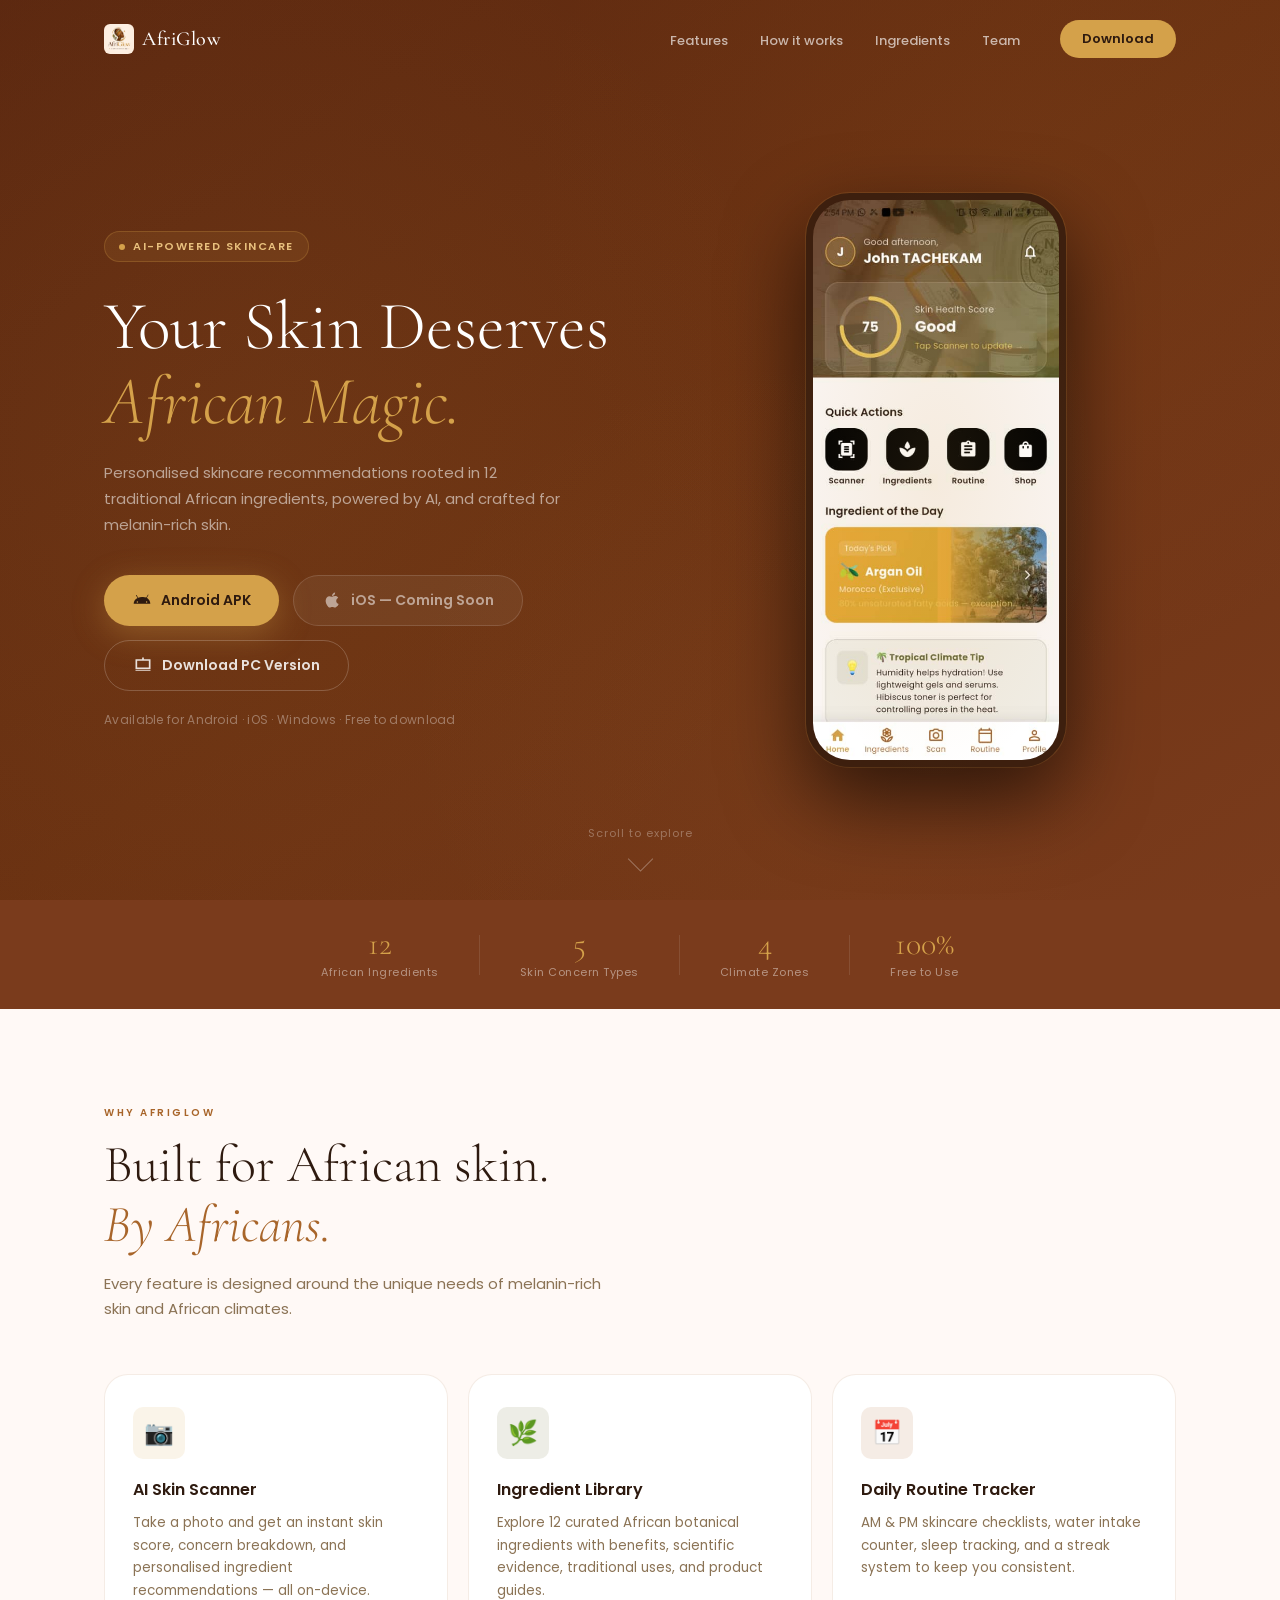
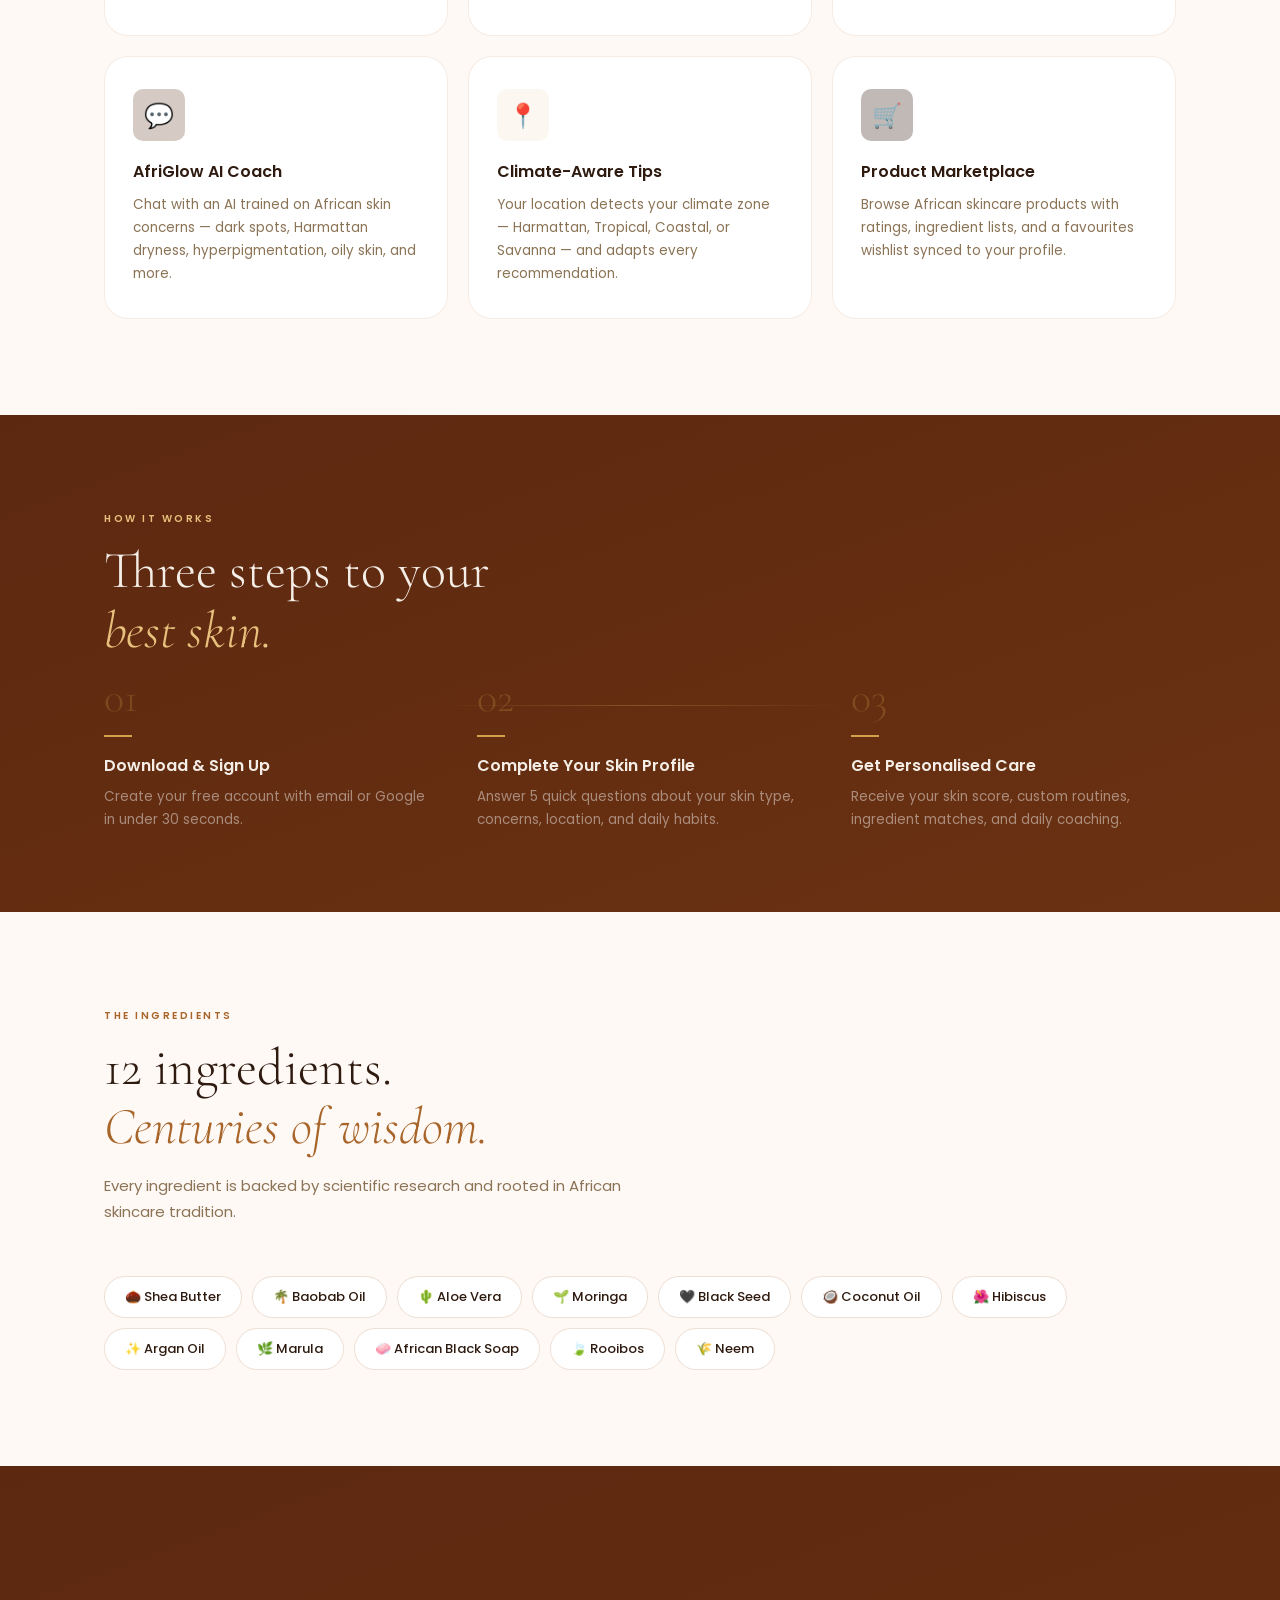
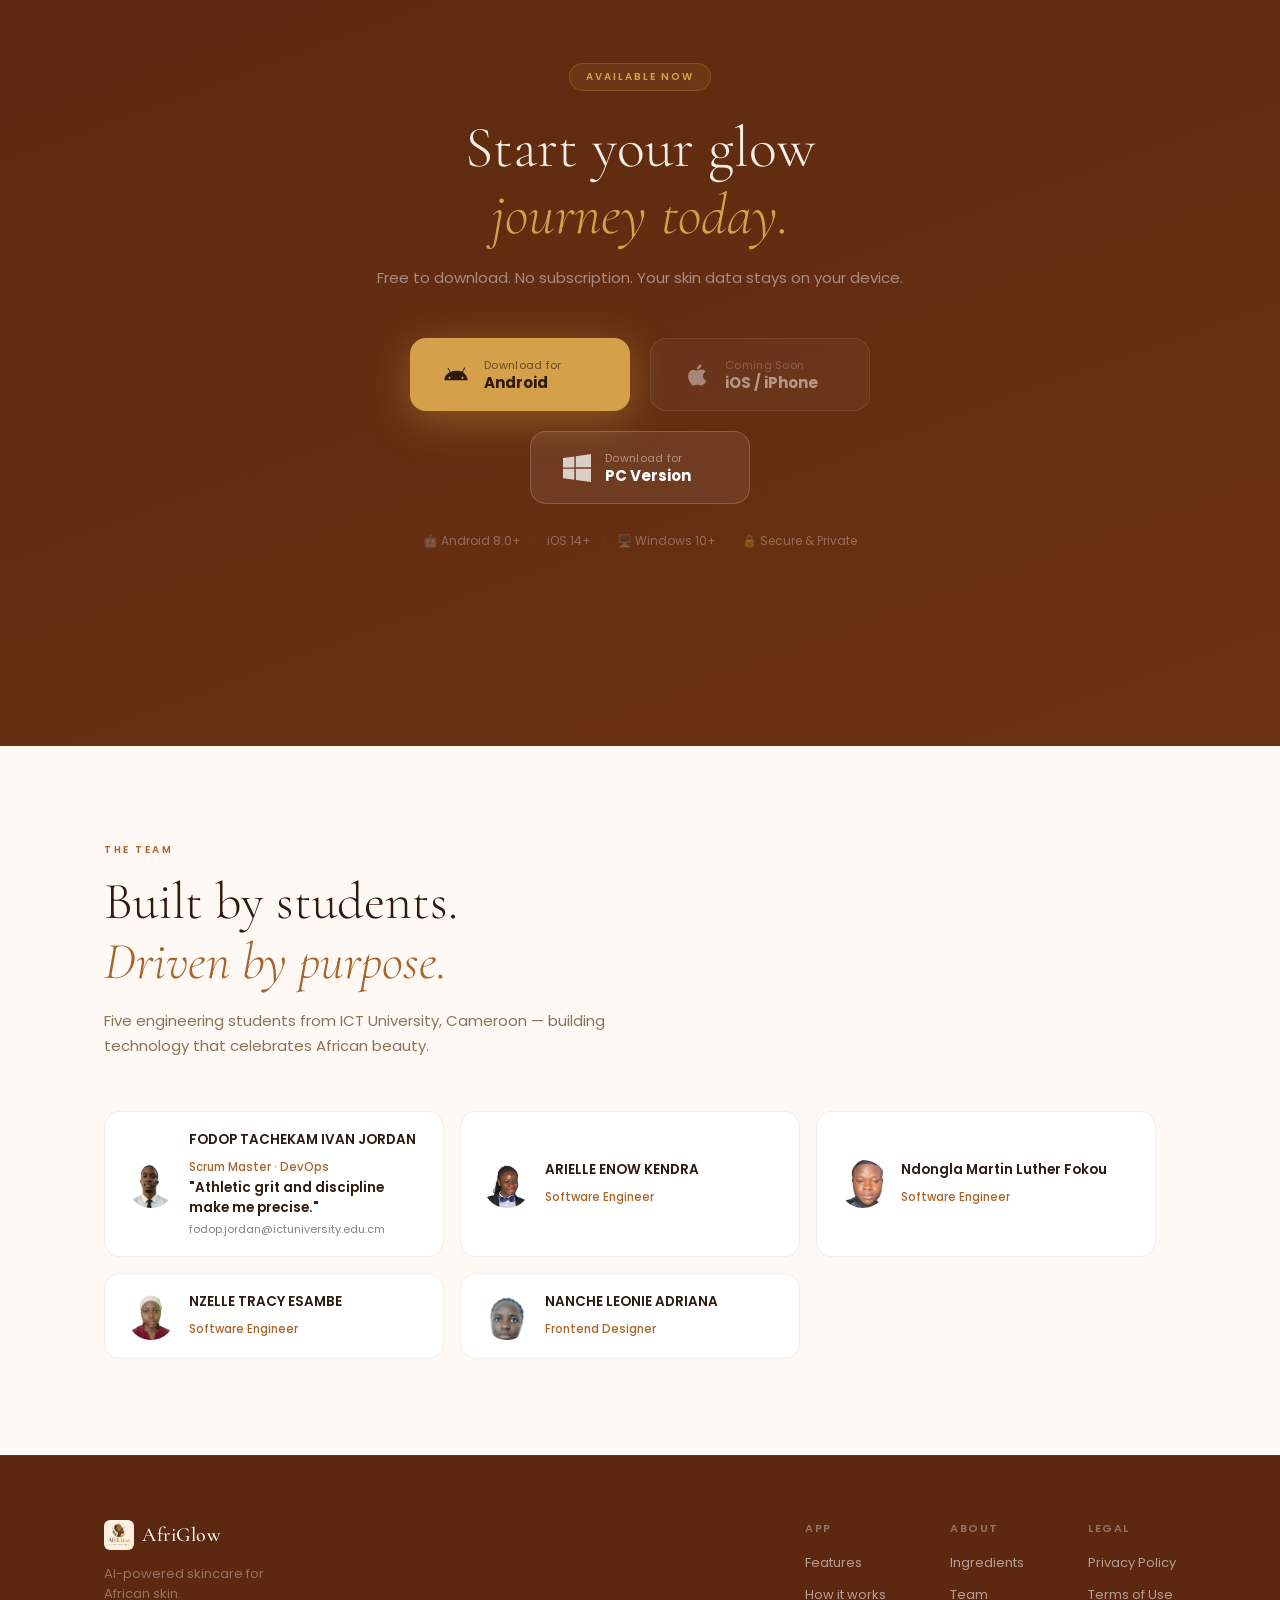
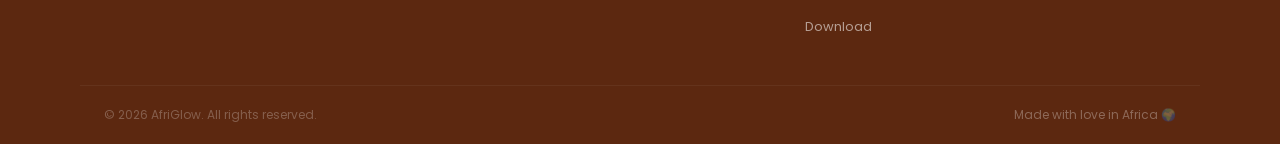
<file: index.html>
<!DOCTYPE html>
<html lang="en">
<head>
  <!-- Google tag (gtag.js) -->
  <script async src="https://www.googletagmanager.com/gtag/js?id=G-76K7K21XG5"></script>
  <script>
    window.dataLayer = window.dataLayer || [];
    function gtag(){dataLayer.push(arguments);}
    gtag('js', new Date());

    gtag('config', 'G-76K7K21XG5');
  </script>
  <meta charset="UTF-8" />
  <meta name="viewport" content="width=device-width, initial-scale=1.0" />
  <title>AfriGlow — AI-Powered Skincare for African Skin</title>
  <link rel="preconnect" href="https://fonts.googleapis.com" />
  <link rel="preconnect" href="https://fonts.gstatic.com" crossorigin />
  <link href="https://fonts.googleapis.com/css2?family=Cormorant+Garamond:wght@300;400;500;600&family=Poppins:wght@300;400;500;600;700&display=swap" rel="stylesheet" />
  <link rel="stylesheet" href="styles.css" />
</head>
<body>

  <!-- ── Navigation ─────────────────────────────────────────────────────── -->
  <nav id="navbar">
    <div class="nav-container">
      <a href="#" class="nav-logo">
        <img src="images/AfriGlow.png" alt="AfriGlow" class="logo-img" />
        <span class="logo-text">AfriGlow</span>
      </a>
      <ul class="nav-links">
        <li><a href="#features">Features</a></li>
        <li><a href="#how-it-works">How it works</a></li>
        <li><a href="#ingredients">Ingredients</a></li>
        <li><a href="#team">Team</a></li>
      </ul>
      <a href="#download" class="nav-cta">Download</a>
      <button class="hamburger" id="hamburger" aria-label="Toggle menu">
        <span></span><span></span><span></span>
      </button>
    </div>
    <div class="mobile-menu" id="mobileMenu">
      <a href="#features">Features</a>
      <a href="#how-it-works">How it works</a>
      <a href="#ingredients">Ingredients</a>
      <a href="#team">Team</a>
      <a href="#download" class="mobile-cta">Download Now</a>
    </div>
  </nav>

  <!-- ── Hero ───────────────────────────────────────────────────────────── -->
  <section id="hero">
    <div class="hero-bg-pattern"></div>
    <div class="hero-container">
      <div class="hero-text reveal">
        <div class="hero-badge">
          <span class="badge-dot"></span>
          AI-Powered Skincare
        </div>
        <h1 class="hero-headline">
          Your Skin Deserves<br />
          <em>African Magic.</em>
        </h1>
        <p class="hero-sub">
          Personalised skincare recommendations rooted in 12 traditional African ingredients,
          powered by AI, and crafted for melanin-rich skin.
        </p>
        <div class="hero-buttons">
          <a href="https://github.com/FODOPTACHEKAM/afri_glow/releases/download/V1.0.0/app-release.apk" class="btn-primary" id="heroAndroidBtn">
            <svg width="20" height="20" viewBox="0 0 24 24" fill="currentColor"><path d="M17.523 15.341c-.51 0-.926-.415-.926-.926s.415-.926.926-.926.926.415.926.926-.415.926-.926.926zm-11.046 0c-.51 0-.926-.415-.926-.926s.415-.926.926-.926.926.415.926.926-.415.926-.926.926zm11.39-5.99l1.85-3.204a.385.385 0 0 0-.141-.527.385.385 0 0 0-.527.141l-1.874 3.244A11.355 11.355 0 0 0 12 8.308c-1.663 0-3.239.373-4.648 1.038L5.478 6.102a.385.385 0 0 0-.527-.141.385.385 0 0 0-.141.527l1.85 3.204C3.86 11.07 2.077 13.6 2 16.5h20c-.077-2.9-1.86-5.43-4.133-7.149z"/></svg>
            Android APK
          </a>
          <a href="#" class="btn-ios btn-coming-soon" id="heroIosBtn">
            <svg width="20" height="20" viewBox="0 0 24 24" fill="currentColor"><path d="M17.05 20.28c-.98.95-2.05.8-3.08.35-1.09-.46-2.09-.48-3.24 0-1.44.62-2.2.44-3.06-.35C2.79 15.25 3.51 7.7 9.05 7.4c1.39.07 2.35.79 3.16.8.96-.13 1.88-.87 3.3-.94 1.82-.12 3.11.63 3.95 1.99-3.5 2.01-2.94 6.3.58 7.66-.6 1.35-1.36 2.77-2.99 3.37zM12.03 7.25c-.15-2.23 1.66-4.07 3.74-4.25.29 2.58-2.34 4.5-3.74 4.25z"/></svg>
            iOS — Coming Soon
          </a>
          <a href="https://github.com/FODOPTACHEKAM/afri_glow/releases/download/V1.0.0/AfriGlow-Windows.zip" class="btn-secondary" id="heroPcBtn">
            <svg width="20" height="20" viewBox="0 0 24 24" fill="currentColor"><path d="M3 5h18v12H3V5zm2 2v8h14V7H5zm-2 11h18v1H3v-1zM11 3h2v2h-2z"/></svg>
            Download PC Version
          </a>
        </div>
        <p class="hero-note">Available for Android · iOS · Windows · Free to download</p>
      </div>

      <div class="hero-phone reveal reveal-delay">
        <div class="phone-wrap">
          <div class="phone-frame">
            <div class="phone-screen">
              <img src="images/app-screenshot.png" alt="AfriGlow app home screen" class="phone-screenshot" />
            </div>
          </div>
          <div class="phone-glow"></div>
        </div>
      </div>
    </div>

    <div class="hero-scroll-hint">
      <span>Scroll to explore</span>
      <div class="scroll-arrow"></div>
    </div>
  </section>

  <!-- ── Stats bar ───────────────────────────────────────────────────────── -->
  <div class="stats-bar reveal">
    <div class="stat-item">
      <span class="stat-number">12</span>
      <span class="stat-label">African Ingredients</span>
    </div>
    <div class="stat-divider"></div>
    <div class="stat-item">
      <span class="stat-number">5</span>
      <span class="stat-label">Skin Concern Types</span>
    </div>
    <div class="stat-divider"></div>
    <div class="stat-item">
      <span class="stat-number">4</span>
      <span class="stat-label">Climate Zones</span>
    </div>
    <div class="stat-divider"></div>
    <div class="stat-item">
      <span class="stat-number">100%</span>
      <span class="stat-label">Free to Use</span>
    </div>
  </div>

  <!-- ── Features ───────────────────────────────────────────────────────── -->
  <section id="features">
    <div class="section-container">
      <div class="section-label reveal">WHY AFRIGLOW</div>
      <h2 class="section-title reveal">Built for African skin.<br /><em>By Africans.</em></h2>
      <p class="section-sub reveal">Every feature is designed around the unique needs of melanin-rich skin and African climates.</p>

      <div class="features-grid">
        <div class="feature-card reveal">
          <div class="feature-icon-wrap" style="background: rgba(212,161,74,0.12);">
            <span class="feature-icon">📷</span>
          </div>
          <h3>AI Skin Scanner</h3>
          <p>Take a photo and get an instant skin score, concern breakdown, and personalised ingredient recommendations — all on-device.</p>
        </div>
        <div class="feature-card reveal reveal-delay">
          <div class="feature-icon-wrap" style="background: rgba(107,106,50,0.12);">
            <span class="feature-icon">🌿</span>
          </div>
          <h3>Ingredient Library</h3>
          <p>Explore 12 curated African botanical ingredients with benefits, scientific evidence, traditional uses, and product guides.</p>
        </div>
        <div class="feature-card reveal reveal-delay-2">
          <div class="feature-icon-wrap" style="background: rgba(168,101,42,0.12);">
            <span class="feature-icon">📅</span>
          </div>
          <h3>Daily Routine Tracker</h3>
          <p>AM &amp; PM skincare checklists, water intake counter, sleep tracking, and a streak system to keep you consistent.</p>
        </div>
        <div class="feature-card reveal">
          <div class="feature-icon-wrap" style="background: rgba(90,45,22,0.25);">
            <span class="feature-icon">💬</span>
          </div>
          <h3>AfriGlow AI Coach</h3>
          <p>Chat with an AI trained on African skin concerns — dark spots, Harmattan dryness, hyperpigmentation, oily skin, and more.</p>
        </div>
        <div class="feature-card reveal reveal-delay">
          <div class="feature-icon-wrap" style="background: rgba(212,161,74,0.08);">
            <span class="feature-icon">📍</span>
          </div>
          <h3>Climate-Aware Tips</h3>
          <p>Your location detects your climate zone — Harmattan, Tropical, Coastal, or Savanna — and adapts every recommendation.</p>
        </div>
        <div class="feature-card reveal reveal-delay-2">
          <div class="feature-icon-wrap" style="background: rgba(46,26,15,0.3);">
            <span class="feature-icon">🛒</span>
          </div>
          <h3>Product Marketplace</h3>
          <p>Browse African skincare products with ratings, ingredient lists, and a favourites wishlist synced to your profile.</p>
        </div>
      </div>
    </div>
  </section>

  <!-- ── How it works ────────────────────────────────────────────────────── -->
  <section id="how-it-works" class="dark-section">
    <div class="section-container">
      <div class="section-label reveal" style="color: var(--accent-gold);">HOW IT WORKS</div>
      <h2 class="section-title reveal" style="color: var(--cream);">Three steps to your<br /><em>best skin.</em></h2>

      <div class="steps-row">
        <div class="step-item reveal">
          <div class="step-number">01</div>
          <div class="step-line"></div>
          <div class="step-content">
            <h3>Download &amp; Sign Up</h3>
            <p>Create your free account with email or Google in under 30 seconds.</p>
          </div>
        </div>
        <div class="step-item reveal reveal-delay">
          <div class="step-number">02</div>
          <div class="step-line"></div>
          <div class="step-content">
            <h3>Complete Your Skin Profile</h3>
            <p>Answer 5 quick questions about your skin type, concerns, location, and daily habits.</p>
          </div>
        </div>
        <div class="step-item reveal reveal-delay-2">
          <div class="step-number">03</div>
          <div class="step-line"></div>
          <div class="step-content">
            <h3>Get Personalised Care</h3>
            <p>Receive your skin score, custom routines, ingredient matches, and daily coaching.</p>
          </div>
        </div>
      </div>
    </div>
  </section>

  <!-- ── Ingredients ─────────────────────────────────────────────────────── -->
  <section id="ingredients">
    <div class="section-container">
      <div class="section-label reveal">THE INGREDIENTS</div>
      <h2 class="section-title reveal">12 ingredients.<br /><em>Centuries of wisdom.</em></h2>
      <p class="section-sub reveal">Every ingredient is backed by scientific research and rooted in African skincare tradition.</p>

      <div class="ingredients-grid">
        <div class="ing-pill reveal">🌰 Shea Butter</div>
        <div class="ing-pill reveal reveal-delay">🌴 Baobab Oil</div>
        <div class="ing-pill reveal reveal-delay-2">🌵 Aloe Vera</div>
        <div class="ing-pill reveal">🌱 Moringa</div>
        <div class="ing-pill reveal reveal-delay">🖤 Black Seed</div>
        <div class="ing-pill reveal reveal-delay-2">🥥 Coconut Oil</div>
        <div class="ing-pill reveal">🌺 Hibiscus</div>
        <div class="ing-pill reveal reveal-delay">✨ Argan Oil</div>
        <div class="ing-pill reveal reveal-delay-2">🌿 Marula</div>
        <div class="ing-pill reveal">🧼 African Black Soap</div>
        <div class="ing-pill reveal reveal-delay">🍃 Rooibos</div>
        <div class="ing-pill reveal reveal-delay-2">🌾 Neem</div>
      </div>
    </div>
  </section>

  <!-- ── Download ────────────────────────────────────────────────────────── -->
  <section id="download" class="dark-section download-section">
    <div class="section-container">
      <div class="download-inner reveal">
        <div class="download-badge">Available Now</div>
        <h2 class="download-title">Start your glow<br /><em>journey today.</em></h2>
        <p class="download-sub">Free to download. No subscription. Your skin data stays on your device.</p>

        <div class="download-buttons">
          <a href="https://github.com/FODOPTACHEKAM/afri_glow/releases/download/V1.0.0/app-release.apk" class="dl-btn dl-android">
            <div class="dl-btn-icon">
              <svg width="28" height="28" viewBox="0 0 24 24" fill="currentColor">
                <path d="M17.523 15.341c-.51 0-.926-.415-.926-.926s.415-.926.926-.926.926.415.926.926-.415.926-.926.926zm-11.046 0c-.51 0-.926-.415-.926-.926s.415-.926.926-.926.926.415.926.926-.415.926-.926.926zm11.39-5.99l1.85-3.204a.385.385 0 0 0-.141-.527.385.385 0 0 0-.527.141l-1.874 3.244A11.355 11.355 0 0 0 12 8.308c-1.663 0-3.239.373-4.648 1.038L5.478 6.102a.385.385 0 0 0-.527-.141.385.385 0 0 0-.141.527l1.85 3.204C3.86 11.07 2.077 13.6 2 16.5h20c-.077-2.9-1.86-5.43-4.133-7.149z"/>
              </svg>
            </div>
            <div class="dl-btn-text">
              <span class="dl-btn-sub">Download for</span>
              <span class="dl-btn-main">Android</span>
            </div>
          </a>

          <a href="#" class="dl-btn dl-ios dl-coming-soon">
            <div class="dl-btn-icon">
              <svg width="28" height="28" viewBox="0 0 24 24" fill="currentColor">
                <path d="M17.05 20.28c-.98.95-2.05.8-3.08.35-1.09-.46-2.09-.48-3.24 0-1.44.62-2.2.44-3.06-.35C2.79 15.25 3.51 7.7 9.05 7.4c1.39.07 2.35.79 3.16.8.96-.13 1.88-.87 3.3-.94 1.82-.12 3.11.63 3.95 1.99-3.5 2.01-2.94 6.3.58 7.66-.6 1.35-1.36 2.77-2.99 3.37zM12.03 7.25c-.15-2.23 1.66-4.07 3.74-4.25.29 2.58-2.34 4.5-3.74 4.25z"/>
              </svg>
            </div>
            <div class="dl-btn-text">
              <span class="dl-btn-sub">Coming Soon</span>
              <span class="dl-btn-main">iOS / iPhone</span>
            </div>
          </a>

          <a href="https://github.com/FODOPTACHEKAM/afri_glow/releases/download/V1.0.0/AfriGlow-Windows.zip" class="dl-btn dl-pc">
            <div class="dl-btn-icon">
              <svg width="28" height="28" viewBox="0 0 24 24" fill="currentColor">
                <path d="M0 3.449L9.75 2.1v9.451H0m10.949-9.602L24 0v11.4H10.949M0 12.6h9.75v9.451L0 20.699M10.949 12.6H24V24l-12.9-1.801"/>
              </svg>
            </div>
            <div class="dl-btn-text">
              <span class="dl-btn-sub">Download for</span>
              <span class="dl-btn-main">PC Version</span>
            </div>
          </a>
        </div>

        <div class="download-notes">
          <span>🤖 Android 8.0+</span>
          <span class="dot-sep">·</span>
          <span> iOS 14+</span>
          <span class="dot-sep">·</span>
          <span>🖥️ Windows 10+</span>
          <span class="dot-sep">·</span>
          <span>🔒 Secure &amp; Private</span>
        </div>
      </div>
    </div>
  </section>

  <!-- ── Team ────────────────────────────────────────────────────────────── -->
  <section id="team">
    <div class="section-container">
      <div class="section-label reveal">THE TEAM</div>
      <h2 class="section-title reveal">Built by students.<br /><em>Driven by purpose.</em></h2>
      <p class="section-sub reveal">Five engineering students from ICT University, Cameroon — building technology that celebrates African beauty.</p>

      <div class="team-grid">
        <div class="team-card reveal">
          <img src="images/fodop.png" alt="Fodop Tachekam Ivan Jordan" class="team-avatar" style="object-fit: cover;" />
          <div class="team-info">
            <h4>FODOP TACHEKAM IVAN JORDAN</h4>
            <span class="team-role">Scrum Master · DevOps</span>
            <h4>"Athletic grit and discipline make me precise."</h4>
            <a href="mailto:fodop.jordan@ictuniversity.edu.cm" class="team-email">fodop.jordan@ictuniversity.edu.cm</a>
          </div>
        </div>
        <div class="team-card reveal reveal-delay">
          <img src="images/arielle.png" alt="Arielle Enow Kendre" class="team-avatar" style="object-fit: cover;" />
          <div class="team-info">
            <h4>ARIELLE ENOW KENDRA</h4>
            <span class="team-role">Software Engineer</span>
          </div>
        </div>
        <div class="team-card reveal reveal-delay-2">
          <img src="images/martin.png" alt="Ndongla Martin Luther Fokou" class="team-avatar" style="object-fit: cover;" />
          <div class="team-info">
            <h4>Ndongla Martin Luther Fokou</h4>
            <span class="team-role">Software Engineer</span>
          </div>
        </div>
        <div class="team-card reveal">
          <img src="images/tracy.png" alt="Tracy" class="team-avatar" style="object-fit: cover;" />
          <div class="team-info">
            <h4>NZELLE TRACY ESAMBE</h4>
            <span class="team-role">Software Engineer</span>
          </div>
        </div>
        <div class="team-card reveal">
          <img src="images/adriana.png" alt="Adriana" class="team-avatar" style="object-fit: cover;" />
          <div class="team-info">
            <h4>NANCHE LEONIE ADRIANA</h4>
            <span class="team-role">Frontend Designer</span>
          </div>
        </div>
      </div>
    </div>
  </section>

  <!-- ── Footer ──────────────────────────────────────────────────────────── -->
  <footer>
    <div class="footer-container">
      <div class="footer-brand">
        <a href="#" class="footer-logo">
          <img src="images/AfriGlow.png" alt="AfriGlow" class="logo-img" />
          <span class="logo-text">AfriGlow</span>
        </a>
        <p class="footer-tagline">AI-powered skincare for African skin.</p>
      </div>

      <div class="footer-links">
        <div class="footer-col">
          <h5>App</h5>
          <a href="#features">Features</a>
          <a href="#how-it-works">How it works</a>
          <a href="#download">Download</a>
        </div>
        <div class="footer-col">
          <h5>About</h5>
          <a href="#ingredients">Ingredients</a>
          <a href="#team">Team</a>
        </div>
        <div class="footer-col">
          <h5>Legal</h5>
          <a href="#">Privacy Policy</a>
          <a href="#">Terms of Use</a>
        </div>
      </div>
    </div>

    <div class="footer-bottom">
      <span>© 2026 AfriGlow. All rights reserved.</span>
      <span class="footer-heart">Made with love in Africa 🌍</span>
    </div>
  </footer>

  <script src="script.js"></script>
</body>
</html>
</file>
<file: styles.css>
/* ── Variables ──────────────────────────────────────────────────────────── */
:root {
  --gold:         #D4A14A;
  --accent-gold:  #E8C07D;
  --bronze:       #A8652A;
  --espresso:     #2E1A0F;
  --cocoa:        #5A2D16;
  --cream:        #F4EEE7;
  --bg:           #6B3212;
  --bg-light:     #FFF9F6;
  --bg-section:   #7A3B1C;
  --text-muted:   #8B7355;
  --border:       rgba(212,161,74,0.15);
  --radius-sm:    10px;
  --radius-md:    16px;
  --radius-lg:    24px;
  --radius-xl:    36px;
  --shadow-gold:  0 0 60px rgba(212,161,74,0.12);
  --transition:   0.35s cubic-bezier(0.4, 0, 0.2, 1);
}

/* ── Reset ──────────────────────────────────────────────────────────────── */
*, *::before, *::after { box-sizing: border-box; margin: 0; padding: 0; }
html { scroll-behavior: smooth; }
body {
  font-family: 'Poppins', sans-serif;
  background: var(--bg-light);
  color: var(--espresso);
  overflow-x: hidden;
}
a { text-decoration: none; color: inherit; }
ul { list-style: none; }
img { max-width: 100%; }

/* ── Typography helpers ─────────────────────────────────────────────────── */
.section-label {
  font-size: 10px;
  font-weight: 600;
  letter-spacing: 2.5px;
  color: var(--bronze);
  text-transform: uppercase;
  margin-bottom: 14px;
}
.section-title {
  font-family: 'Cormorant Garamond', serif;
  font-size: clamp(32px, 5vw, 52px);
  font-weight: 300;
  line-height: 1.15;
  color: var(--espresso);
  margin-bottom: 16px;
}
.section-title em {
  font-style: italic;
  color: var(--bronze);
}
.section-sub {
  font-size: 15px;
  color: var(--text-muted);
  line-height: 1.7;
  max-width: 520px;
  margin-bottom: 52px;
}
.section-container {
  max-width: 1120px;
  margin: 0 auto;
  padding: 96px 24px;
}

/* ── Scroll animations ──────────────────────────────────────────────────── */
.reveal {
  opacity: 0;
  transform: translateY(28px);
  transition: opacity 0.65s ease, transform 0.65s ease;
}
.reveal.visible {
  opacity: 1;
  transform: translateY(0);
}
.reveal-delay  { transition-delay: 0.12s; }
.reveal-delay-2 { transition-delay: 0.24s; }

/* ── Navigation ─────────────────────────────────────────────────────────── */
#navbar {
  position: fixed;
  top: 0; left: 0; right: 0;
  z-index: 100;
  transition: background var(--transition), box-shadow var(--transition);
}
#navbar.scrolled {
  background: rgba(42,16,5,0.94);
  backdrop-filter: blur(12px);
  box-shadow: 0 1px 0 var(--border);
}
.nav-container {
  max-width: 1120px;
  margin: 0 auto;
  padding: 20px 24px;
  display: flex;
  align-items: center;
  gap: 40px;
}
.nav-logo {
  display: flex;
  align-items: center;
  gap: 8px;
  flex-shrink: 0;
}
.logo-icon { font-size: 22px; }
.logo-img { width: 30px; height: 30px; object-fit: contain; border-radius: 6px; }
.logo-text {
  font-family: 'Cormorant Garamond', serif;
  font-size: 20px;
  font-weight: 500;
  color: #fff;
  letter-spacing: 0.5px;
}
.nav-links {
  display: flex;
  gap: 32px;
  margin-left: auto;
}
.nav-links a {
  font-size: 13px;
  font-weight: 500;
  color: rgba(255,255,255,0.65);
  transition: color var(--transition);
}
.nav-links a:hover { color: var(--accent-gold); }
.nav-cta {
  font-size: 13px;
  font-weight: 600;
  padding: 9px 22px;
  background: var(--gold);
  color: var(--espresso);
  border-radius: 100px;
  transition: opacity var(--transition), transform var(--transition);
  white-space: nowrap;
}
.nav-cta:hover { opacity: 0.88; transform: translateY(-1px); }
.hamburger {
  display: none;
  flex-direction: column;
  gap: 5px;
  background: none;
  border: none;
  cursor: pointer;
  padding: 4px;
  margin-left: auto;
}
.hamburger span {
  display: block;
  width: 22px;
  height: 2px;
  background: #fff;
  border-radius: 2px;
  transition: var(--transition);
}
.mobile-menu {
  display: none;
  flex-direction: column;
  gap: 0;
  background: rgba(13,8,4,0.97);
  border-top: 1px solid var(--border);
  padding: 16px 24px 24px;
}
.mobile-menu a {
  font-size: 14px;
  font-weight: 500;
  color: rgba(255,255,255,0.75);
  padding: 13px 0;
  border-bottom: 1px solid rgba(255,255,255,0.06);
  transition: color var(--transition);
}
.mobile-menu a:last-child { border-bottom: none; }
.mobile-menu a:hover { color: var(--accent-gold); }
.mobile-cta {
  margin-top: 14px !important;
  background: var(--gold) !important;
  color: var(--espresso) !important;
  border-radius: 100px;
  text-align: center;
  padding: 13px 0 !important;
  font-weight: 600 !important;
  border-bottom: none !important;
}

/* ── Hero ────────────────────────────────────────────────────────────────── */
#hero {
  min-height: 100vh;
  background: linear-gradient(145deg, #5C2810 0%, #6B3212 50%, #7A3B1C 100%);
  position: relative;
  display: flex;
  align-items: center;
  overflow: hidden;
}
.hero-bg-pattern {
  position: absolute;
  inset: 0;
  background-image:
    radial-gradient(circle at 20% 50%, rgba(212,161,74,0.06) 0%, transparent 50%),
    radial-gradient(circle at 80% 20%, rgba(168,101,42,0.08) 0%, transparent 40%),
    radial-gradient(circle at 60% 80%, rgba(212,161,74,0.04) 0%, transparent 35%);
  pointer-events: none;
}
.hero-container {
  max-width: 1120px;
  margin: 0 auto;
  padding: 140px 24px 80px;
  display: grid;
  grid-template-columns: 1fr 480px;
  gap: 80px;
  align-items: center;
  width: 100%;
}
.hero-badge {
  display: inline-flex;
  align-items: center;
  gap: 8px;
  font-size: 11px;
  font-weight: 600;
  letter-spacing: 1.5px;
  color: var(--accent-gold);
  background: rgba(212,161,74,0.1);
  border: 1px solid rgba(212,161,74,0.25);
  border-radius: 100px;
  padding: 6px 14px;
  margin-bottom: 28px;
  text-transform: uppercase;
}
.badge-dot {
  width: 6px; height: 6px;
  background: var(--gold);
  border-radius: 50%;
  animation: pulse 2s infinite;
}
@keyframes pulse {
  0%, 100% { opacity: 1; transform: scale(1); }
  50% { opacity: 0.5; transform: scale(1.3); }
}
.hero-headline {
  font-family: 'Cormorant Garamond', serif;
  font-size: clamp(40px, 6vw, 68px);
  font-weight: 300;
  line-height: 1.1;
  color: #fff;
  margin-bottom: 20px;
}
.hero-headline em {
  font-style: italic;
  color: var(--gold);
}
.hero-sub {
  font-size: 15px;
  color: rgba(255,255,255,0.55);
  line-height: 1.75;
  max-width: 460px;
  margin-bottom: 36px;
}
.hero-buttons {
  display: flex;
  gap: 14px;
  flex-wrap: wrap;
  margin-bottom: 20px;
}
.btn-primary {
  display: inline-flex;
  align-items: center;
  gap: 9px;
  background: var(--gold);
  color: var(--espresso);
  font-size: 14px;
  font-weight: 600;
  padding: 14px 28px;
  border-radius: 100px;
  transition: opacity var(--transition), transform var(--transition), box-shadow var(--transition);
  box-shadow: 0 8px 32px rgba(212,161,74,0.35);
}
.btn-primary:hover {
  opacity: 0.92;
  transform: translateY(-2px);
  box-shadow: 0 12px 40px rgba(212,161,74,0.45);
}
.btn-secondary {
  display: inline-flex;
  align-items: center;
  gap: 9px;
  background: transparent;
  color: rgba(255,255,255,0.85);
  font-size: 14px;
  font-weight: 600;
  padding: 14px 28px;
  border-radius: 100px;
  border: 1.5px solid rgba(255,255,255,0.2);
  transition: border-color var(--transition), color var(--transition), transform var(--transition);
}
.btn-secondary:hover {
  border-color: var(--accent-gold);
  color: var(--accent-gold);
  transform: translateY(-2px);
}
.btn-ios {
  display: inline-flex;
  align-items: center;
  gap: 9px;
  background: rgba(255,255,255,0.1);
  color: #fff;
  padding: 14px 28px;
  border-radius: 100px;
  font-weight: 600;
  font-size: 14px;
  border: 1.5px solid rgba(255,255,255,0.25);
  transition: background var(--transition), border-color var(--transition), transform var(--transition);
}
.btn-ios:hover {
  background: rgba(255,255,255,0.18);
  border-color: rgba(255,255,255,0.5);
  transform: translateY(-2px);
}
.btn-coming-soon {
  opacity: 0.55;
  cursor: default;
  pointer-events: none;
}
.hero-note {
  font-size: 12px;
  color: rgba(255,255,255,0.35);
  letter-spacing: 0.3px;
}

/* ── Phone mockup ────────────────────────────────────────────────────────── */
.hero-phone { display: flex; justify-content: center; align-items: center; }
.phone-wrap { position: relative; }
.phone-glow {
  position: absolute;
  inset: -40px;
  background: radial-gradient(ellipse at center, rgba(212,161,74,0.12) 0%, transparent 65%);
  pointer-events: none;
  border-radius: 50%;
}
.phone-frame {
  width: 260px;
  background: #3A1808;
  border-radius: 44px;
  border: 7px solid #3D1F0E;
  box-shadow:
    0 0 0 1px rgba(212,161,74,0.15),
    0 32px 80px rgba(0,0,0,0.6),
    inset 0 1px 0 rgba(255,255,255,0.05);
  overflow: hidden;
  position: relative;
}
.phone-screen {
  background: #3E1A08;
  overflow: hidden;
}
.phone-screenshot {
  width: 100%;
  display: block;
}

.hero-scroll-hint {
  position: absolute;
  bottom: 32px;
  left: 50%;
  transform: translateX(-50%);
  display: flex;
  flex-direction: column;
  align-items: center;
  gap: 8px;
  color: rgba(255,255,255,0.3);
  font-size: 11px;
  letter-spacing: 1px;
  animation: fadeUp 2s ease 1.5s both;
}
@keyframes fadeUp { from { opacity: 0; transform: translateX(-50%) translateY(10px); } to { opacity: 1; transform: translateX(-50%) translateY(0); } }
.scroll-arrow {
  width: 18px; height: 18px;
  border-right: 1.5px solid rgba(255,255,255,0.3);
  border-bottom: 1.5px solid rgba(255,255,255,0.3);
  transform: rotate(45deg);
  animation: bounce 1.8s ease infinite;
}
@keyframes bounce { 0%,100% { transform: rotate(45deg) translateY(0); } 50% { transform: rotate(45deg) translateY(4px); } }

/* ── Stats bar ───────────────────────────────────────────────────────────── */
.stats-bar {
  background: #7A3B1C;
  display: flex;
  justify-content: center;
  align-items: center;
  gap: 0;
  padding: 28px 24px;
  flex-wrap: wrap;
}
.stat-item {
  display: flex;
  flex-direction: column;
  align-items: center;
  padding: 0 40px;
}
.stat-number {
  font-family: 'Cormorant Garamond', serif;
  font-size: 32px;
  font-weight: 300;
  color: var(--gold);
  line-height: 1;
}
.stat-label {
  font-size: 11px;
  color: rgba(255,255,255,0.45);
  letter-spacing: 0.5px;
  margin-top: 4px;
}
.stat-divider {
  width: 1px;
  height: 40px;
  background: rgba(255,255,255,0.1);
}

/* ── Features ────────────────────────────────────────────────────────────── */
#features { background: var(--bg-light); }
.features-grid {
  display: grid;
  grid-template-columns: repeat(3, 1fr);
  gap: 20px;
}
.feature-card {
  background: #fff;
  border: 1px solid rgba(168,101,42,0.12);
  border-radius: var(--radius-lg);
  padding: 32px 28px;
  transition: transform var(--transition), box-shadow var(--transition), border-color var(--transition);
}
.feature-card:hover {
  transform: translateY(-4px);
  box-shadow: 0 20px 48px rgba(46,26,15,0.08);
  border-color: rgba(212,161,74,0.3);
}
.feature-icon-wrap {
  width: 52px; height: 52px;
  border-radius: var(--radius-sm);
  display: flex; align-items: center; justify-content: center;
  margin-bottom: 18px;
}
.feature-icon { font-size: 24px; }
.feature-card h3 {
  font-size: 16px;
  font-weight: 600;
  color: var(--espresso);
  margin-bottom: 10px;
}
.feature-card p {
  font-size: 13.5px;
  color: var(--text-muted);
  line-height: 1.7;
}

/* ── Dark section ────────────────────────────────────────────────────────── */
.dark-section {
  background: linear-gradient(160deg, #5C2810 0%, #6B3212 100%);
}
.dark-section .section-title {
  color: var(--cream);
}
.dark-section .section-title em {
  color: var(--accent-gold);
}
.dark-section .section-sub {
  color: rgba(255,255,255,0.45);
}

/* ── How it works ────────────────────────────────────────────────────────── */
#how-it-works .section-container { padding-bottom: 80px; }
.steps-row {
  display: grid;
  grid-template-columns: repeat(3, 1fr);
  gap: 48px;
  position: relative;
}
.steps-row::before {
  content: '';
  position: absolute;
  top: 28px;
  left: calc(33.33% - 24px);
  right: calc(33.33% - 24px);
  height: 1px;
  background: linear-gradient(90deg, transparent, rgba(212,161,74,0.3), transparent);
}
.step-item { display: flex; flex-direction: column; gap: 16px; }
.step-number {
  font-family: 'Cormorant Garamond', serif;
  font-size: 42px;
  font-weight: 300;
  color: rgba(212,161,74,0.25);
  line-height: 1;
}
.step-line {
  width: 28px; height: 2px;
  background: var(--gold);
}
.step-content h3 {
  font-size: 16px;
  font-weight: 600;
  color: var(--cream);
  margin-bottom: 8px;
}
.step-content p {
  font-size: 13.5px;
  color: rgba(255,255,255,0.45);
  line-height: 1.7;
}

/* ── Ingredients ─────────────────────────────────────────────────────────── */
#ingredients { background: var(--bg-light); }
.ingredients-grid {
  display: flex;
  flex-wrap: wrap;
  gap: 10px;
}
.ing-pill {
  display: inline-flex;
  align-items: center;
  gap: 6px;
  font-size: 13px;
  font-weight: 500;
  padding: 10px 20px;
  border: 1px solid rgba(168,101,42,0.2);
  border-radius: 100px;
  color: var(--espresso);
  background: #fff;
  cursor: default;
  transition: background var(--transition), border-color var(--transition), transform var(--transition);
}
.ing-pill:hover {
  background: rgba(212,161,74,0.08);
  border-color: var(--gold);
  transform: translateY(-2px);
}

/* ── Download ────────────────────────────────────────────────────────────── */
.download-section { padding: 0; }
.download-inner {
  text-align: center;
  padding: 100px 24px;
  max-width: 700px;
  margin: 0 auto;
}
.download-badge {
  display: inline-block;
  font-size: 10px;
  font-weight: 600;
  letter-spacing: 2px;
  text-transform: uppercase;
  color: var(--gold);
  background: rgba(212,161,74,0.1);
  border: 1px solid rgba(212,161,74,0.25);
  border-radius: 100px;
  padding: 5px 16px;
  margin-bottom: 24px;
}
.download-title {
  font-family: 'Cormorant Garamond', serif;
  font-size: clamp(36px, 5.5vw, 58px);
  font-weight: 300;
  color: var(--cream);
  line-height: 1.15;
  margin-bottom: 16px;
}
.download-title em { font-style: italic; color: var(--gold); }
.download-sub {
  font-size: 15px;
  color: rgba(255,255,255,0.45);
  line-height: 1.7;
  margin-bottom: 48px;
}
.download-buttons {
  display: flex;
  gap: 20px;
  justify-content: center;
  flex-wrap: wrap;
  margin-bottom: 28px;
}
.dl-btn {
  display: flex;
  align-items: center;
  gap: 14px;
  padding: 18px 32px;
  border-radius: var(--radius-md);
  min-width: 220px;
  transition: transform var(--transition), box-shadow var(--transition);
}
.dl-btn:hover { transform: translateY(-3px); }
.dl-android {
  background: var(--gold);
  box-shadow: 0 8px 40px rgba(212,161,74,0.4);
}
.dl-android:hover { box-shadow: 0 14px 56px rgba(212,161,74,0.55); }
.dl-ios {
  background: rgba(255,255,255,0.07);
  border: 1.5px solid rgba(255,255,255,0.18);
}
.dl-ios:hover { background: rgba(255,255,255,0.1); border-color: rgba(255,255,255,0.3); }
.dl-coming-soon {
  opacity: 0.5;
  cursor: default;
  pointer-events: none;
}
.dl-pc {
  background: rgba(255,255,255,0.07);
  border: 1.5px solid rgba(255,255,255,0.18);
}
.dl-pc:hover { background: rgba(255,255,255,0.1); border-color: rgba(255,255,255,0.3); }
.dl-btn-icon {
  flex-shrink: 0;
  display: flex; align-items: center; justify-content: center;
}
.dl-android .dl-btn-icon { color: var(--espresso); }
.dl-ios .dl-btn-icon { color: rgba(255,255,255,0.85); }
.dl-pc .dl-btn-icon { color: rgba(255,255,255,0.75); }
.dl-btn-text { display: flex; flex-direction: column; align-items: flex-start; }
.dl-btn-sub {
  font-size: 11px;
  font-weight: 400;
  letter-spacing: 0.3px;
}
.dl-android .dl-btn-sub { color: rgba(46,26,15,0.65); }
.dl-ios .dl-btn-sub { color: rgba(255,255,255,0.45); }
.dl-pc .dl-btn-sub { color: rgba(255,255,255,0.45); }
.dl-btn-main {
  font-size: 15px;
  font-weight: 700;
  line-height: 1.2;
}
.dl-android .dl-btn-main { color: var(--espresso); }
.dl-ios .dl-btn-main { color: #fff; }
.dl-pc .dl-btn-main { color: #fff; }
.download-notes {
  display: flex;
  align-items: center;
  justify-content: center;
  gap: 12px;
  font-size: 12px;
  color: rgba(255,255,255,0.3);
  flex-wrap: wrap;
}
.dot-sep { color: rgba(255,255,255,0.15); }

/* ── Team ────────────────────────────────────────────────────────────────── */
#team { background: var(--bg-light); }
.team-grid {
  display: flex;
  flex-wrap: wrap;
  gap: 16px;
  justify-content: flex-start;
}
.team-card {
  display: flex;
  align-items: center;
  gap: 14px;
  background: #fff;
  border: 1px solid rgba(168,101,42,0.1);
  border-radius: var(--radius-md);
  padding: 18px 22px;
  min-width: 260px;
  flex: 1 1 260px;
  max-width: 340px;
  transition: transform var(--transition), box-shadow var(--transition);
}
.team-card:hover {
  transform: translateY(-3px);
  box-shadow: 0 12px 36px rgba(46,26,15,0.07);
}
.team-avatar {
  width: 48px; height: 48px;
  border-radius: 50%;
  display: flex; align-items: center; justify-content: center;
  font-size: 15px;
  font-weight: 600;
  font-family: 'Poppins', sans-serif;
  flex-shrink: 0;
  overflow: hidden;
}
.team-info h4 {
  font-size: 13.5px;
  font-weight: 600;
  color: var(--espresso);
  margin-bottom: 3px;
}
.team-role {
  font-size: 11.5px;
  color: var(--bronze);
  font-weight: 500;
}
.team-email {
  display: block;
  font-size: 11px;
  color: var(--espresso);
  opacity: 0.55;
  margin-top: 2px;
  text-decoration: none;
  transition: opacity var(--transition);
}
.team-email:hover {
  opacity: 0.9;
  text-decoration: underline;
}

/* ── Footer ──────────────────────────────────────────────────────────────── */
footer {
  background: #5C2810;
  border-top: 1px solid rgba(212,161,74,0.1);
}
.footer-container {
  max-width: 1120px;
  margin: 0 auto;
  padding: 64px 24px 48px;
  display: flex;
  gap: 80px;
  flex-wrap: wrap;
}
.footer-brand { flex: 1 1 200px; }
.footer-logo {
  display: inline-flex;
  align-items: center;
  gap: 8px;
  margin-bottom: 14px;
}
.footer-tagline {
  font-size: 13px;
  color: rgba(255,255,255,0.35);
  line-height: 1.6;
  max-width: 200px;
}
.footer-links {
  display: flex;
  gap: 64px;
  flex-wrap: wrap;
}
.footer-col {
  display: flex;
  flex-direction: column;
  gap: 12px;
}
.footer-col h5 {
  font-size: 11px;
  font-weight: 600;
  letter-spacing: 1.5px;
  text-transform: uppercase;
  color: rgba(255,255,255,0.35);
  margin-bottom: 4px;
}
.footer-col a {
  font-size: 13px;
  color: rgba(255,255,255,0.55);
  transition: color var(--transition);
}
.footer-col a:hover { color: var(--accent-gold); }
.footer-bottom {
  max-width: 1120px;
  margin: 0 auto;
  padding: 20px 24px;
  border-top: 1px solid rgba(255,255,255,0.05);
  display: flex;
  justify-content: space-between;
  align-items: center;
  flex-wrap: wrap;
  gap: 10px;
  font-size: 12px;
  color: rgba(255,255,255,0.25);
}
.footer-heart { color: rgba(255,255,255,0.3); }

/* ── Responsive ──────────────────────────────────────────────────────────── */

/* ── Tablet ≤ 1024px ─────────────────────────────────────────────────────── */
@media (max-width: 1024px) {
  .hero-container {
    grid-template-columns: 1fr;
    gap: 48px;
    padding-top: 120px;
    text-align: center;
  }
  .hero-text { display: flex; flex-direction: column; align-items: center; }
  .hero-sub { max-width: 600px; }
  .hero-buttons { justify-content: center; }
  .hero-phone { order: -1; }
  .phone-frame { width: 230px; }
  .features-grid { grid-template-columns: repeat(2, 1fr); }
  .steps-row { grid-template-columns: 1fr; gap: 36px; }
  .steps-row::before { display: none; }
  .download-buttons { gap: 14px; }
  .dl-btn { min-width: 180px; }
}

/* ── Mobile ≤ 768px ──────────────────────────────────────────────────────── */
@media (max-width: 768px) {
  /* Navigation */
  .nav-links, .nav-cta { display: none; }
  .hamburger { display: flex; }
  .mobile-menu.open { display: flex; }

  /* Hero */
  .hero-container { padding-top: 100px; gap: 32px; }
  .hero-sub { max-width: 100%; font-size: 14px; }
  .hero-buttons { flex-direction: column; align-items: center; width: 100%; }
  .btn-primary, .btn-ios, .btn-secondary {
    width: 100%;
    max-width: 320px;
    justify-content: center;
  }
  .hero-note { font-size: 11.5px; }
  .hero-scroll-hint { display: none; }

  /* Phone mockup */
  .phone-frame { width: 200px; border-radius: 36px; border-width: 5px; }

  /* Stats */
  .stats-bar { flex-wrap: wrap; padding: 20px 16px; }
  .stat-item { padding: 8px 20px; }
  .stat-divider { display: none; }

  /* Features */
  .features-grid { grid-template-columns: 1fr; }

  /* Ingredients */
  .ing-pill { font-size: 12px; padding: 8px 16px; }

  /* Download */
  .download-inner { padding: 64px 24px; }
  .download-buttons { flex-direction: column; align-items: center; gap: 12px; }
  .dl-btn { justify-content: center; width: 100%; max-width: 320px; min-width: unset; }

  /* Team */
  .team-card { max-width: 100%; }

  /* Footer */
  .footer-container { gap: 40px; }
  .footer-links { gap: 32px; }
}

/* ── Small mobile ≤ 480px ────────────────────────────────────────────────── */
@media (max-width: 480px) {
  /* Layout */
  .section-container { padding: 56px 16px; }

  /* Hero */
  .hero-container { padding: 88px 16px 48px; gap: 24px; }
  .hero-badge { font-size: 10px; padding: 5px 12px; margin-bottom: 20px; }
  .hero-headline { margin-bottom: 16px; }
  .hero-sub { margin-bottom: 28px; }
  .btn-primary, .btn-ios, .btn-secondary { padding: 13px 24px; }

  /* Phone mockup */
  .phone-frame { width: 180px; border-radius: 30px; border-width: 5px; }

  /* Stats */
  .stats-bar { padding: 16px 12px; }
  .stat-item { padding: 8px 12px; flex: 1 1 40%; text-align: center; }
  .stat-number { font-size: 26px; }
  .stat-label { font-size: 10px; }

  /* Content */
  .section-sub { font-size: 14px; margin-bottom: 36px; }
  .feature-card { padding: 24px 20px; }
  .feature-icon-wrap { width: 44px; height: 44px; margin-bottom: 14px; }

  /* Ingredients */
  .ingredients-grid { gap: 8px; }
  .ing-pill { font-size: 11.5px; padding: 7px 14px; }

  /* Download */
  .download-inner { padding: 48px 16px; }
  .download-sub { font-size: 14px; margin-bottom: 36px; }
  .dl-btn { padding: 15px 20px; gap: 12px; }
  .dl-btn-main { font-size: 14px; }
  .download-notes { font-size: 11px; gap: 8px; }

  /* Team */
  .team-card { padding: 14px 16px; gap: 12px; }
  .team-avatar { width: 40px; height: 40px; font-size: 13px; }
  .team-info h4 { font-size: 13px; }

  /* Footer */
  .footer-container { padding: 48px 16px 36px; gap: 32px; }
  .footer-links { gap: 24px; flex-direction: column; }
  .footer-bottom { padding: 16px; flex-direction: column; text-align: center; gap: 6px; }
}

/* ── Very small ≤ 360px ──────────────────────────────────────────────────── */
@media (max-width: 360px) {
  .hero-container { padding: 80px 14px 40px; }
  .hero-badge { font-size: 9.5px; }
  .btn-primary, .btn-ios, .btn-secondary { padding: 12px 20px; font-size: 13px; }
  .phone-frame { width: 160px; border-radius: 28px; }
  .dl-btn { padding: 13px 18px; }
  .nav-container { padding: 16px 16px; }
  .section-container { padding: 48px 14px; }
}
</file>
